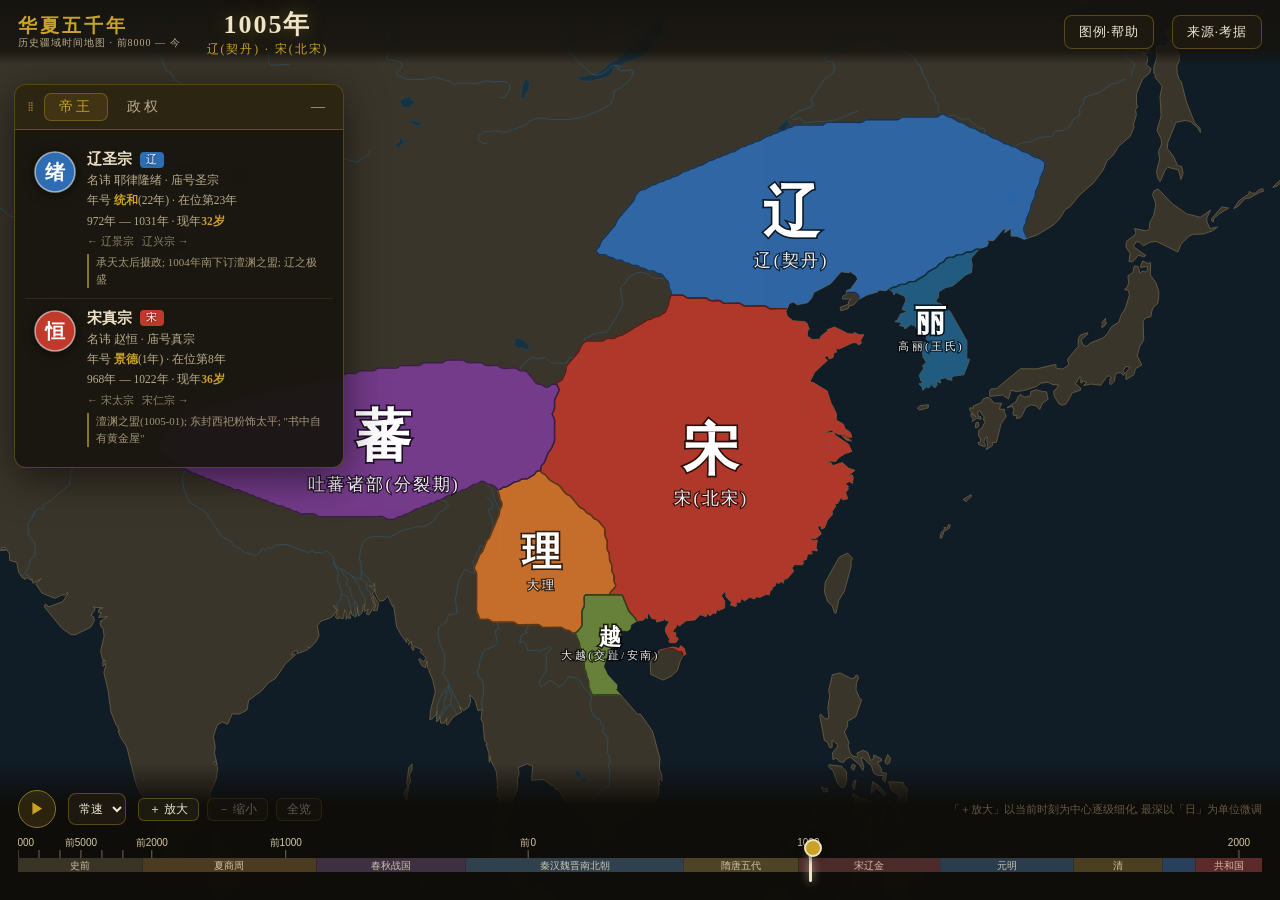
<file: source/china-map/index.html>
<!DOCTYPE html>
<html lang="zh-CN">
<head>
<meta charset="UTF-8">
<meta name="viewport" content="width=device-width, initial-scale=1.0">
<title>华夏五千年 · 历史疆域时间地图</title>
<link rel="stylesheet" href="css/style.css">
<link rel="icon" href="data:image/svg+xml,<svg xmlns='http://www.w3.org/2000/svg' viewBox='0 0 100 100'><text y='.9em' font-size='90'>🏯</text></svg>">
</head>
<body>

<!-- 地图 -->
<div id="map"></div>

<!-- 顶栏 -->
<header id="topbar">
  <div id="brand"><b>华夏五千年</b><span>历史疆域时间地图 · 前8000 — 今</span></div>
  <div id="datebox">
    <div id="bigdate">—</div>
    <div id="eraline">—</div>
  </div>
  <div class="spacer"></div>
  <button class="tbtn" id="helpbtn">图例·帮助</button>
  <button class="tbtn" id="srcbtn">来源·考据</button>
</header>

<!-- 浮动面板 (帝王/政权) -->
<aside class="panel" id="panel"></aside>

<!-- 政权详情卡 -->
<aside class="card" id="card"></aside>

<!-- 时间轴 -->
<footer id="timeline">
  <div id="tl-top">
    <button id="playbtn" title="播放/暂停 (空格)">▶</button>
    <select id="speed" title="播放速度">
      <option value="0.3">慢速</option>
      <option value="1" selected>常速</option>
      <option value="3">快速</option>
    </select>
    <div id="tl-zoom">
      <button id="tl-in" title="以当前时刻为中心放大一级">＋ 放大</button>
      <button id="tl-out" title="退回上一级">－ 缩小</button>
      <button id="tl-reset" title="回到全览">全览</button>
      <span id="tl-range"></span>
    </div>
    <span id="tl-hint">「＋放大」以当前时刻为中心逐级细化, 最深以「日」为单位微调</span>
  </div>
  <div id="tl-track">
    <canvas id="tl-canvas"></canvas>
    <div id="tl-thumb"></div>
  </div>
</footer>

<!-- 来源弹窗 -->
<div class="modal" id="modal"></div>

<!-- 帮助弹窗 -->
<div class="modal" id="helpmodal">
  <div class="mbox">
    <div class="mhead"><h2>图例与操作</h2><button class="x" id="hx">✕</button></div>
    <div class="mbody">
      <h3>地图</h3>
      <ul class="hlist">
        <li><b>色块</b> — 同一时刻并存的各政权疆域, 以对比色区分, 中心标注国号简称(如「宋」「明」)。</li>
        <li><b>条纹区 <span class="stripe-demo"></span></b> — 两个(或多个)政权拉锯、交战或归属存争的地带, 以双方颜色相间的斜纹表示(如宋金淮南拉锯、蒙宋川蜀之争、抗战沦陷区)。</li>
        <li><b>悬停</b>色块查看政权起讫;<b>点击</b>弹出详情(都城·开创者·人口·结局·出处)。</li>
        <li>滚轮缩放地图, 拖拽平移。</li>
      </ul>
      <h3>时间轴</h3>
      <ul class="hlist">
        <li>点击或拖动时间轴改变年代; <b>◀ ▶</b> 方向键微调; 空格键播放/暂停。</li>
        <li><b>＋放大 / －缩小 / 全览</b> 按钮 — 以当前时刻为中心逐级放缩时间轴, 最深可达以「日」为单位(如可停在 1234年2月9日 蔡州城破当日, 目睹金末帝半日而亡)。</li>
      </ul>
      <h3>左侧浮窗</h3>
      <ul class="hlist">
        <li><b>帝王页</b> — 当前时刻所有在位君主: 名讳·庙号·谥号·年号(第几年)·生卒·现龄·前后任; 头像为程序生成的印章式示意(名讳末字), 非历史画像。</li>
        <li><b>政权页</b> — 当前并存政权清单, 进度条指示其国祚已历/所余比例; 点击可查看详情。</li>
        <li>浮窗可拖动标题栏移动, 「—」可折叠。</li>
      </ul>
      <h3>数据说明</h3>
      <ul class="hlist">
        <li>疆界为依据《中国历史地图集》(谭其骧)等文献概化的示意, 详见「来源·考据」。</li>
        <li>渲染时程序自动将疆界<b>贴合真实海岸线</b>、将相邻政权边界<b>缝合对齐</b>并平滑; 刻意保留的拉锯重叠区仍以条纹显示。</li>
        <li>时间轴末端(1950年起)为<b>现代中国全图</b>(含台湾岛与海南岛)。</li>
      </ul>
    </div>
  </div>
</div>

<!-- 数据 -->
<script src="data/basemap.js"></script>
<script src="data/sources.js"></script>
<script src="data/polities_pre.js"></script>
<script src="data/polities_mid.js"></script>
<script src="data/polities_late.js"></script>
<script src="data/emperors1.js"></script>
<script src="data/emperors2.js"></script>
<script src="js/app.js"></script>
</body>
</html>
</file>
<file: source/china-map/css/style.css>
/* ============ 华夏五千年 · 历史疆域时间地图 ============ */
* { margin:0; padding:0; box-sizing:border-box; }
:root {
  --ink:#15130e;
  --ink2:#201d15;
  --gold:#c9a227;
  --gold-dim:#8a7228;
  --paper:#efe3c8;
  --txt:#efe6d2;
  --txt-dim:#b9ac8d;
  --line:rgba(201,162,39,.35);
}
html,body { height:100%; overflow:hidden; }
body {
  background:var(--ink);
  color:var(--txt);
  font-family:"Songti SC","STSong","Noto Serif SC","SimSun",serif;
  user-select:none;
}
button { font-family:inherit; cursor:pointer; }

/* ---------- 顶栏 ---------- */
#topbar {
  position:fixed; top:0; left:0; right:0; height:64px; z-index:30;
  display:flex; align-items:center; gap:18px; padding:0 18px;
  background:linear-gradient(180deg, rgba(21,19,14,.97), rgba(21,19,14,.82) 80%, transparent);
  pointer-events:none;
}
#topbar > * { pointer-events:auto; }
#brand { display:flex; flex-direction:column; line-height:1.15; }
#brand b { font-size:19px; letter-spacing:3px; color:var(--gold); }
#brand span { font-size:10px; color:var(--txt-dim); letter-spacing:1px; }
#datebox { display:flex; flex-direction:column; align-items:center; margin-left:8px; }
#bigdate {
  font-size:26px; font-weight:700; color:var(--paper); letter-spacing:2px;
  font-variant-numeric:tabular-nums; text-shadow:0 0 18px rgba(201,162,39,.35);
}
#eraline { font-size:11.5px; color:var(--gold); letter-spacing:2px; max-width:520px;
  white-space:nowrap; overflow:hidden; text-overflow:ellipsis; }
#topbar .spacer { flex:1; }
.tbtn {
  background:rgba(32,28,18,.85); color:var(--txt); border:1px solid var(--line);
  border-radius:8px; padding:7px 14px; font-size:13px; letter-spacing:1px;
  transition:all .15s;
}
.tbtn:hover { border-color:var(--gold); color:var(--gold); }
#speed {
  background:rgba(32,28,18,.85); color:var(--txt); border:1px solid var(--line);
  border-radius:8px; padding:7px 6px; font-size:12px;
}

/* ---------- 地图 ---------- */
#map { position:fixed; inset:0; cursor:grab; }
#map:active { cursor:grabbing; }
#mapsvg { width:100%; height:100%; display:block; }
.sea  { fill:#101c26; }
.land { fill:#3a352a; stroke:#6b5f45; stroke-width:.7; }
.lake { fill:#18313f; stroke:#2c4a5a; stroke-width:.4; }
.river{ fill:none; stroke:#2e5468; stroke-width:.8; opacity:.8; }
/* 半透明施加在整个图层上, 而非逐个色块: 相邻疆域的同色描边彼此交叠,
   逐块半透明会把每条国界叠成深色重影, 整层合成一次则不会。 */
#gpolity { opacity:.88; }
#gborder { opacity:.55; }
.polity { cursor:pointer; transition:filter .15s; }
.polity:hover { filter:brightness(1.18); }
.polity-border { fill:none; stroke:#0a0804; stroke-width:1.1; }
.noptr { pointer-events:none; }
.plabel {
  fill:#fff; stroke:rgba(0,0,0,.75); stroke-width:2.6; paint-order:stroke;
  font-family:"Songti SC","STSong","Noto Serif SC",serif; font-weight:700;
  text-anchor:middle; dominant-baseline:middle; letter-spacing:1px;
}
.plabel.sub { font-weight:400; stroke-width:2; opacity:.92; letter-spacing:2px; }

/* ---------- 提示框 ---------- */
.tooltip {
  position:fixed; z-index:60; pointer-events:none;
  background:rgba(21,19,14,.95); border:1px solid var(--line); border-radius:8px;
  padding:8px 12px; font-size:12.5px; max-width:260px;
  box-shadow:0 6px 24px rgba(0,0,0,.5);
}
.tooltip b { color:var(--gold); font-size:14px; display:block; margin-bottom:2px; }
.tooltip span { color:var(--txt-dim); display:block; }
.tooltip i { color:#7d7460; font-size:11px; font-style:normal; }

/* ---------- 浮动面板 ---------- */
.panel {
  position:fixed; left:14px; top:84px; width:330px; max-height:calc(100vh - 220px);
  display:flex; flex-direction:column; z-index:25;
  background:rgba(24,21,14,.93); border:1px solid var(--line); border-radius:12px;
  box-shadow:0 10px 40px rgba(0,0,0,.55); backdrop-filter:blur(6px);
  overflow:hidden;
}
.phead {
  display:flex; align-items:center; gap:10px; padding:8px 12px;
  background:rgba(201,162,39,.1); border-bottom:1px solid var(--line);
  cursor:move; touch-action:none;
}
.grip { color:var(--gold-dim); font-size:13px; }
.tabs { display:flex; gap:4px; flex:1; }
.tabs button {
  background:transparent; border:1px solid transparent; color:var(--txt-dim);
  font-size:14px; letter-spacing:3px; padding:4px 14px; border-radius:7px;
}
.tabs button.on { color:var(--gold); border-color:var(--line); background:rgba(201,162,39,.12); }
.mini { background:none; border:none; color:var(--txt-dim); font-size:14px; width:26px; }
.mini:hover { color:var(--gold); }
.pbody { overflow-y:auto; padding:10px; scrollbar-width:thin; scrollbar-color:var(--gold-dim) transparent; }
.pbody::-webkit-scrollbar { width:5px; }
.pbody::-webkit-scrollbar-thumb { background:var(--gold-dim); border-radius:3px; }
.empty { text-align:center; color:var(--txt-dim); padding:26px 0; font-size:13px; line-height:1.8; }

/* 帝王卡片 */
.emp { display:flex; gap:10px; padding:10px 8px; border-bottom:1px solid rgba(201,162,39,.14); }
.emp:last-child { border-bottom:none; }
.eav svg { width:44px; height:44px; display:block; filter:drop-shadow(0 2px 6px rgba(0,0,0,.5)); }
.einfo { flex:1; min-width:0; }
.el1 { display:flex; align-items:center; gap:8px; }
.el1 b { font-size:14.5px; color:var(--paper); }
.dyntag {
  font-size:10.5px; color:#fff; border-radius:4px; padding:1px 6px; letter-spacing:1px;
  text-shadow:0 1px 2px rgba(0,0,0,.6);
}
.el2 { font-size:11.5px; color:var(--txt-dim); margin-top:3px; line-height:1.5; }
.el2 b { color:var(--gold); }
.el3 { font-size:11px; color:#8d8168; margin-top:4px; }
.enote { font-size:11px; color:#a49877; margin-top:5px; line-height:1.55;
  border-left:2px solid var(--gold-dim); padding-left:7px; }

/* 政权列表 */
.dyn-row { display:flex; gap:10px; align-items:flex-start; padding:9px 8px;
  border-bottom:1px solid rgba(201,162,39,.14); cursor:pointer; border-radius:8px; }
.dyn-row:hover { background:rgba(201,162,39,.08); }
.chip {
  width:30px; height:30px; border-radius:7px; color:#fff; font-size:16px; font-weight:700;
  display:flex; align-items:center; justify-content:center; flex-shrink:0;
  text-shadow:0 1px 3px rgba(0,0,0,.6); box-shadow:inset 0 0 0 1px rgba(255,255,255,.25);
}
.dinfo { flex:1; min-width:0; }
.dl1 { display:flex; justify-content:space-between; align-items:baseline; }
.dl1 b { font-size:13.5px; color:var(--paper); }
.dl1 span { font-size:10.5px; color:var(--txt-dim); }
.lifebar { position:relative; height:6px; background:rgba(255,255,255,.1); border-radius:3px; margin:6px 0 3px; }
.lifefill { height:100%; border-radius:3px; opacity:.85; }
.lifedot {
  position:absolute; top:50%; width:10px; height:10px; border-radius:50%;
  background:var(--paper); border:2px solid var(--ink); transform:translate(-50%,-50%);
  box-shadow:0 0 6px rgba(0,0,0,.6);
}
.dl2 { font-size:10.5px; color:var(--txt-dim); }

/* ---------- 政权详情卡 ---------- */
.card {
  position:fixed; right:14px; top:84px; width:360px; max-height:calc(100vh - 220px);
  display:none; flex-direction:column; z-index:26;
  background:rgba(24,21,14,.95); border:1px solid var(--line); border-radius:12px;
  box-shadow:0 10px 40px rgba(0,0,0,.55); backdrop-filter:blur(6px); overflow:hidden;
}
.card-head { display:flex; gap:12px; align-items:center; padding:14px; border-left:5px solid; }
.card-head .chip { width:40px; height:40px; font-size:21px; border-radius:9px; }
.card-head h2 { font-size:18px; color:var(--paper); letter-spacing:1px; }
.card-head p { font-size:11.5px; color:var(--txt-dim); margin-top:2px; }
.card-head .x, .mhead .x {
  margin-left:auto; background:none; border:none; color:var(--txt-dim); font-size:15px; padding:4px 8px;
}
.card-head .x:hover, .mhead .x:hover { color:var(--gold); }
.card-body { overflow-y:auto; padding:0 16px 16px; scrollbar-width:thin; }
.card-body dl { display:grid; grid-template-columns:52px 1fr; gap:6px 10px; font-size:12.5px; margin-top:4px; }
.card-body dt { color:var(--gold-dim); }
.card-body dd { color:var(--txt); line-height:1.5; }
.card-body h3 {
  font-size:12px; color:var(--gold); letter-spacing:2px; margin:14px 0 6px;
  border-bottom:1px dashed var(--line); padding-bottom:4px;
}
.pop { width:100%; border-collapse:collapse; font-size:12px; }
.pop td { padding:3px 6px; border-bottom:1px dotted rgba(201,162,39,.2); color:var(--txt-dim); }
.pop td:first-child { color:var(--gold-dim); white-space:nowrap; width:76px; }
.note { font-size:12.5px; line-height:1.75; color:var(--txt-dim); }
.srcs { font-size:11.5px; color:#a49877; padding-left:18px; line-height:1.7; }
.linkbtn {
  margin-top:14px; background:none; border:1px solid var(--line); color:var(--gold);
  border-radius:7px; padding:6px 12px; font-size:12px; width:100%;
}
.linkbtn:hover { background:rgba(201,162,39,.12); }

/* ---------- 时间轴 ---------- */
#timeline {
  position:fixed; left:0; right:0; bottom:0; z-index:28;
  background:linear-gradient(0deg, rgba(15,13,9,.98) 70%, transparent);
  padding:26px 18px 14px;
}
#tl-top { display:flex; align-items:center; gap:12px; margin-bottom:4px; }
#playbtn {
  width:38px; height:38px; border-radius:50%; font-size:15px;
  background:rgba(201,162,39,.15); color:var(--gold); border:1px solid var(--gold-dim);
}
#playbtn:hover { background:rgba(201,162,39,.3); }
#tl-zoom { display:flex; align-items:center; gap:8px; font-size:11.5px; color:var(--gold); }
#tl-zoom button {
  background:rgba(32,28,18,.9); border:1px solid var(--line); color:var(--txt);
  border-radius:6px; padding:3px 10px; font-size:11.5px;
}
#tl-zoom button:hover:not(:disabled) { color:var(--gold); border-color:var(--gold); }
#tl-zoom button:disabled { opacity:.35; cursor:default; }
#tl-hint { font-size:11px; color:#6f654e; margin-left:auto; opacity:.85; transition:color .2s; }
#tl-hint.show { color:var(--gold); }
#tl-track { position:relative; height:54px; cursor:pointer; touch-action:none; }
#tl-track.zooming #tl-canvas { filter:brightness(1.6); transition:filter .1s; }
#tl-canvas { display:block; border-radius:6px; }
#tl-thumb {
  position:absolute; top:16px; width:0; height:34px; pointer-events:none;
}
#tl-thumb::before {
  content:''; position:absolute; left:-1.5px; top:0; width:3px; height:100%;
  background:var(--paper); box-shadow:0 0 10px rgba(239,227,200,.8); border-radius:2px;
}
#tl-thumb::after {
  content:''; position:absolute; left:-7px; top:-9px; width:14px; height:14px;
  background:var(--gold); border:2.5px solid var(--paper); border-radius:50%;
  box-shadow:0 2px 8px rgba(0,0,0,.6);
}

/* ---------- 弹窗 ---------- */
.modal {
  position:fixed; inset:0; z-index:80; display:none;
  align-items:center; justify-content:center; background:rgba(0,0,0,.6);
  backdrop-filter:blur(3px);
}
.mbox {
  width:min(720px, 92vw); max-height:84vh; display:flex; flex-direction:column;
  background:#1c1912; border:1px solid var(--line); border-radius:14px; overflow:hidden;
  box-shadow:0 20px 80px rgba(0,0,0,.7);
}
.mhead { display:flex; align-items:center; padding:16px 20px; border-bottom:1px solid var(--line);
  background:rgba(201,162,39,.08); }
.mhead h2 { font-size:17px; color:var(--gold); letter-spacing:3px; }
.mbody { overflow-y:auto; padding:18px 22px; scrollbar-width:thin; }
.mbody h3 { font-size:13px; color:var(--gold); letter-spacing:2px; margin:14px 0 10px; }
.mbody h3:first-child { margin-top:0; }
.notes { padding-left:20px; font-size:12.5px; color:var(--txt-dim); line-height:1.8; }
.notes li { margin-bottom:6px; }
.srclist { list-style:none; }
.srclist li { padding:10px 0; border-bottom:1px dotted rgba(201,162,39,.2); }
.srclist b { font-size:13.5px; color:var(--paper); }
.srclist p { font-size:12px; color:var(--txt-dim); margin:4px 0; line-height:1.7; }
.srclist a { font-size:11px; color:var(--gold-dim); word-break:break-all; }
.srclist a:hover { color:var(--gold); }
.hlist { font-size:13px; color:var(--txt-dim); line-height:2.1; padding-left:20px; }
.hlist b { color:var(--paper); }
.stripe-demo {
  display:inline-block; width:44px; height:14px; vertical-align:middle; border-radius:3px;
  background:repeating-linear-gradient(45deg,#C0392B 0 6px,#B7950B 6px 12px);
}

/* ---------- 响应式 ---------- */
@media (max-width: 900px) {
  .panel { width:min(300px, 78vw); }
  .card { width:min(330px, 88vw); }
  #bigdate { font-size:19px; }
  #eraline { max-width:40vw; }
  #brand span { display:none; }
}
</file>
